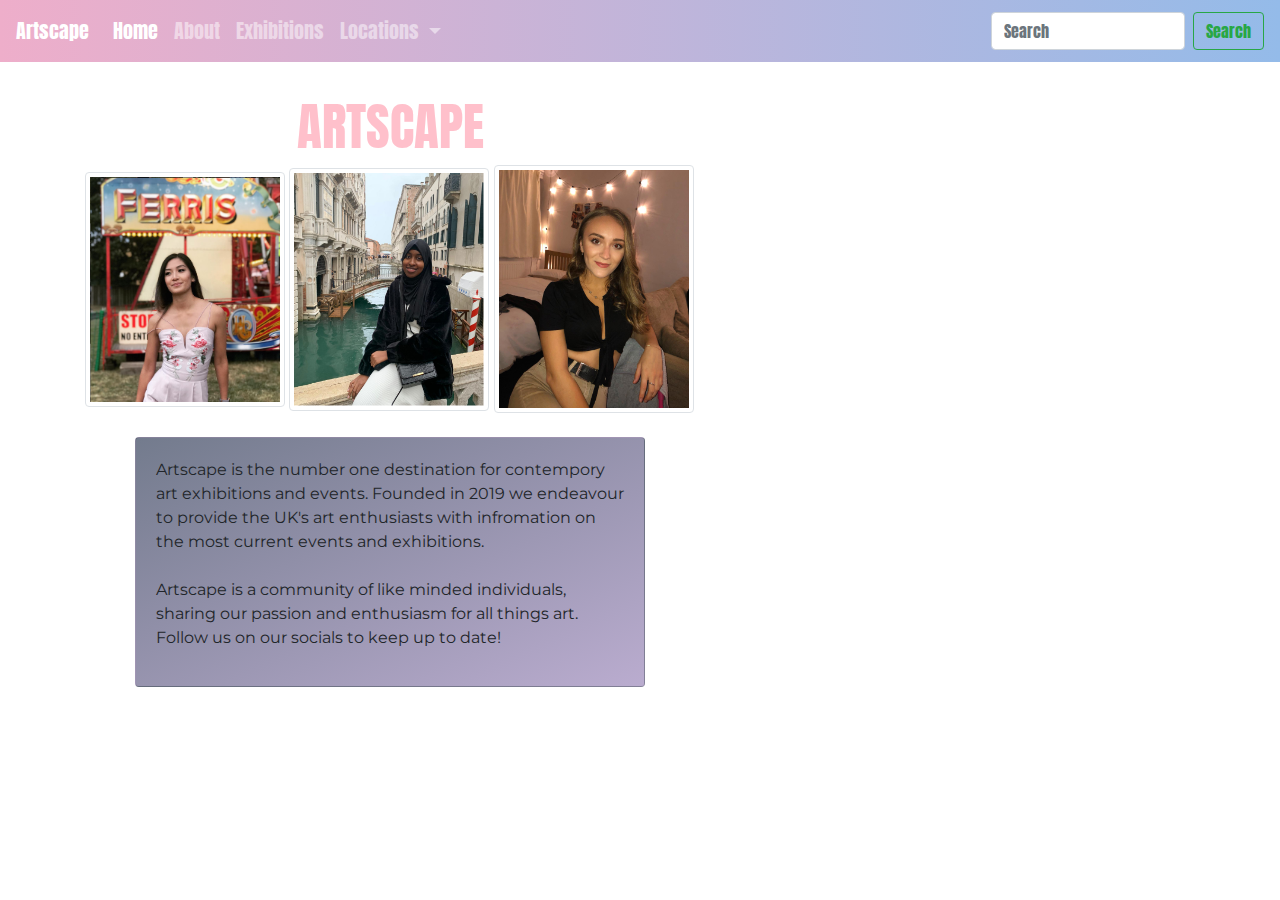
<file: about.html>
<!DOCTYPE html>
<html>

<head>
    <link href="https://fonts.googleapis.com/css?family=Anton&display=swap" rel="stylesheet">
    <link href="https://fonts.googleapis.com/css?family=Montserrat&display=swap" rel="stylesheet">

    <link rel="stylesheet" href="https://stackpath.bootstrapcdn.com/bootstrap/4.3.1/css/bootstrap.min.css"
        integrity="sha384-ggOyR0iXCbMQv3Xipma34MD+dH/1fQ784/j6cY/iJTQUOhcWr7x9JvoRxT2MZw1T" crossorigin="anonymous">

    <link rel="stylesheet" href="./Style-sheet.css">
    <link rel="stylesheet" href="./index.html">

    <!--Javascript-->
    <script src="https://code.jquery.com/jquery-3.3.1.slim.min.js"
        integrity="sha384-q8i/X+965DzO0rT7abK41JStQIAqVgRVzpbzo5smXKp4YfRvH+8abtTE1Pi6jizo"
        crossorigin="anonymous"></script>
    <script src="https://cdnjs.cloudflare.com/ajax/libs/popper.js/1.14.7/umd/popper.min.js"
        integrity="sha384-UO2eT0CpHqdSJQ6hJty5KVphtPhzWj9WO1clHTMGa3JDZwrnQq4sF86dIHNDz0W1"
        crossorigin="anonymous"></script>
    <script src="https://stackpath.bootstrapcdn.com/bootstrap/4.3.1/js/bootstrap.min.js"
        integrity="sha384-JjSmVgyd0p3pXB1rRibZUAYoIIy6OrQ6VrjIEaFf/nJGzIxFDsf4x0xIM+B07jRM"
        crossorigin="anonymous"></script>


</head>


<!-- top of page navbar here -->

<body>
    <nav class="navbar navbar-expand-md navbar-dark fixed-top bg-dark">
        <a class="navbar-brand" href="index.html">Artscape</a>
        <button class="navbar-toggler" type="button" data-toggle="collapse" data-target="#navbarSupportedContent"
            aria-controls="navbarSupportedContent" aria-expanded="false" aria-label="Toggle navigation">
            <span class="navbar-toggler-icon"></span>
        </button>

        <div class="collapse navbar-collapse" id="navbarSupportedContent">
            <ul class="navbar-nav mr-auto">
                <li class="nav-item active">
                    <a class="nav-link" href="index.html">Home </a>
                </li>
                <li class="nav-item">
                    <a class="nav-link" href="about.html">About</a>
                </li>
                <li class="nav-item">
                    <a class="nav-link" href="exhibitions.html">Exhibitions</a>
                </li>
                <li class="nav-item dropdown">
                    <a class="nav-link dropdown-toggle" href="#" id="navbarDropdown" role="button"
                        data-toggle="dropdown" aria-haspopup="true" aria-expanded="false">
                        Locations
                    </a>
                    <div class="dropdown-menu" aria-labelledby="navbarDropdown">
                        <a class="dropdown-item" href="#">London</a>
                        <a class="dropdown-item" href="#">Manchester</a>
                        <a class="dropdown-item" href="#">Birmingham</a>
                        <div class="dropdown-divider"></div>
                        <a class="dropdown-item" href="#">More coming soon...</a>
                    </div>
                </li>
            </ul>
            <form class="form-inline my-2 my-lg-0">
                <input class="form-control mr-sm-2" type="search" placeholder="Search" aria-label="Search">
                <button class="btn btn-outline-success my-2 my-sm-0" type="submit">Search</button>
            </form>
        </div>
    </nav>

    <!--End of Nav Bar / Start of Left Column-->

    <br><br><br>

    <div class="container">

        <div class="row">
            <div class="col-sm"><br>
                <h2> ArtScape <br></h2>
                <a href="https://github.com/natbibi">
                    <img src="images/natalie.png" alt="" width="200" height="250px" class="img-thumbnail">
                </a>

                <a href="https://github.com/hiboabd">
                    <img src="images/hibo.png" alt="" width="200" height="200" class="img-thumbnail">
                </a>


                <a href="https://github.com/roisinheron">
                    <img src="images/roisin.jpeg" alt="" width="200" height="200" class="img-thumbnail">
                </a>

                <br><br>

                <div class="card">
                    <div class="card-body">
                        <p>
                            Artscape is the number one destination for contempory art exhibitions and events. Founded in
                            2019 we endeavour to provide the UK's art enthusiasts with infromation on the most current
                            events and
                            exhibitions. <br><br>
                            Artscape is a community of like minded individuals, sharing our passion and enthusiasm for
                            all
                            things art. Follow us on our socials to keep up to date!</p>
                    </div>
                </div>

            </div>



            <!--Start of Right Column - Register Here, Google Form-->

            <div class="row">
                <div class="col-sm">

                    <iframe
                        src="https://docs.google.com/forms/d/e/1FAIpQLSfV1fHwvAxu-C10z1L3cV-y70YBFu_zqLNXtIFAwPUIijFz9A/viewform"
                        width="500" height="680" frameborder="0" marginheight="0" marginwidth="0">Loading…</iframe>
                </div>
            </div>

        </div>

    </div>

</body>



</html>
</file>
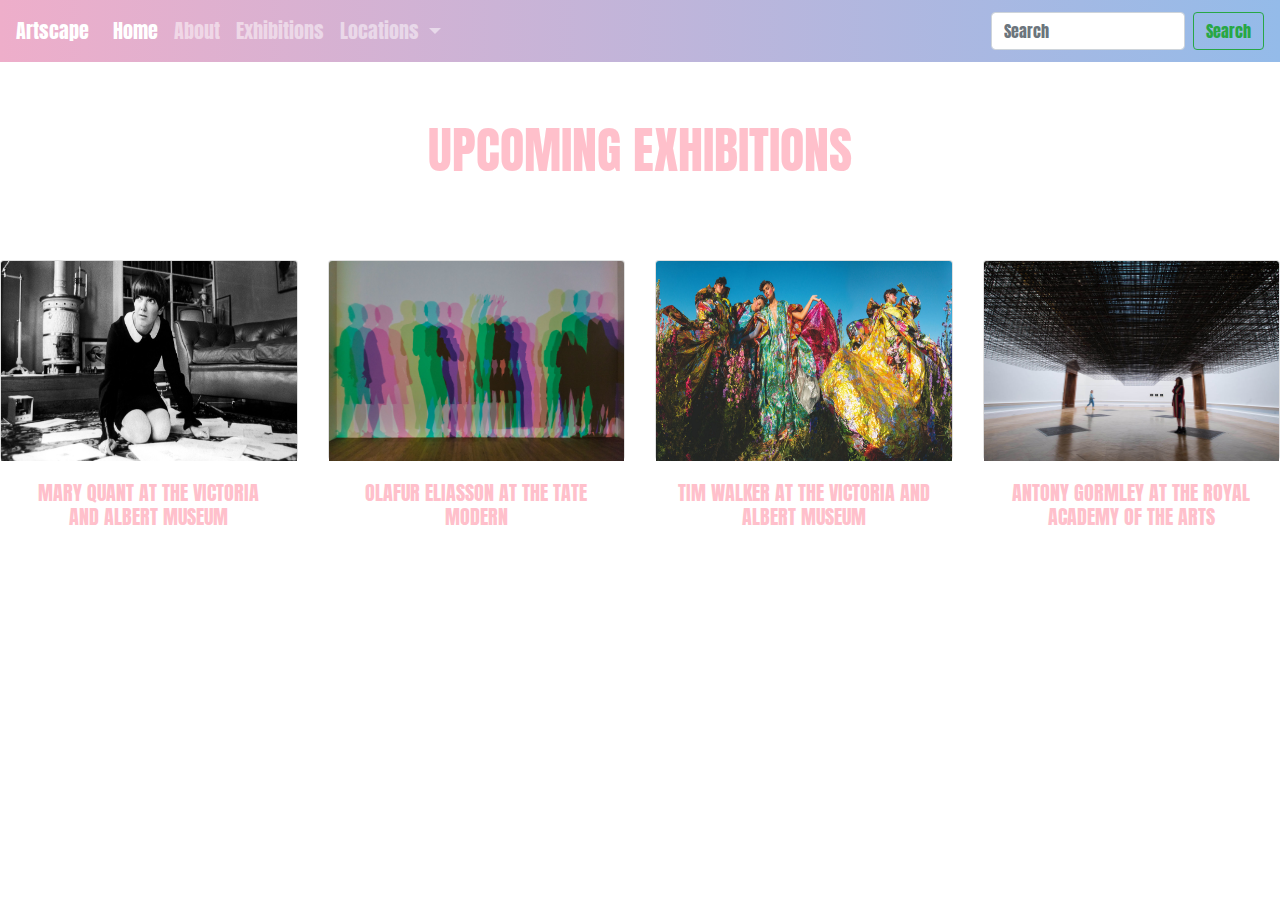
<file: exhibitions.html>
<!DOCTYPE html>
<html>

<head>
  <link rel="stylesheet" href="https://stackpath.bootstrapcdn.com/bootstrap/4.3.1/css/bootstrap.min.css"
    integrity="sha384-ggOyR0iXCbMQv3Xipma34MD+dH/1fQ784/j6cY/iJTQUOhcWr7x9JvoRxT2MZw1T" crossorigin="anonymous">
  <link rel="stylesheet" href="indexstyle.css">
  <link rel="stylesheet" href="about.html">
  <link href="https://fonts.googleapis.com/css?family=Anton&display=swap" rel="stylesheet">
  <link href="https://fonts.googleapis.com/css?family=Montserrat&display=swap" rel="stylesheet">

  <!--Javascript-->
  <script src="https://code.jquery.com/jquery-3.3.1.slim.min.js"
    integrity="sha384-q8i/X+965DzO0rT7abK41JStQIAqVgRVzpbzo5smXKp4YfRvH+8abtTE1Pi6jizo"
    crossorigin="anonymous"></script>
  <script src="https://cdnjs.cloudflare.com/ajax/libs/popper.js/1.14.7/umd/popper.min.js"
    integrity="sha384-UO2eT0CpHqdSJQ6hJty5KVphtPhzWj9WO1clHTMGa3JDZwrnQq4sF86dIHNDz0W1"
    crossorigin="anonymous"></script>
  <script src="https://stackpath.bootstrapcdn.com/bootstrap/4.3.1/js/bootstrap.min.js"
    integrity="sha384-JjSmVgyd0p3pXB1rRibZUAYoIIy6OrQ6VrjIEaFf/nJGzIxFDsf4x0xIM+B07jRM"
    crossorigin="anonymous"></script>

</head>

<!--Nav Bar-->

<body>
  <nav class="navbar navbar-expand-md navbar-dark fixed-top bg-dark">
    <a class="navbar-brand" href="#">Artscape</a>
    <button class="navbar-toggler" type="button" data-toggle="collapse" data-target="#navbarSupportedContent"
      aria-controls="navbarSupportedContent" aria-expanded="false" aria-label="Toggle navigation">
      <span class="navbar-toggler-icon"></span>
    </button>

    <div class="collapse navbar-collapse" id="navbarSupportedContent">
      <ul class="navbar-nav mr-auto">
        <li class="nav-item active">
          <a class="nav-link" href="index.html">Home </a>
        </li>
        <li class="nav-item">
          <a class="nav-link" href="about.html">About</a>
        </li>
        <li class="nav-item">
          <a class="nav-link" href="exhibitions.html">Exhibitions</a>
        </li>
        <li class="nav-item dropdown">
          <a class="nav-link dropdown-toggle" href="#" id="navbarDropdown" role="button" data-toggle="dropdown"
            aria-haspopup="true" aria-expanded="false">
            Locations
          </a>
          <div class="dropdown-menu" aria-labelledby="navbarDropdown">
            <a class="dropdown-item" href="#">London</a>
            <a class="dropdown-item" href="#">Manchester</a>
            <a class="dropdown-item" href="#">Birmingham</a>
            <div class="dropdown-divider"></div>
            <a class="dropdown-item" href="#">More coming soon...</a>
          </div>
        </li>
      </ul>
      <form class="form-inline my-2 my-lg-0">
        <input class="form-control mr-sm-2" type="search" placeholder="Search" aria-label="Search">
        <button class="btn btn-outline-success my-2 my-sm-0" type="submit">Search</button>
      </form>
    </div>
  </nav>

  <!--End of Nav Bar-->

  <br>
  <br>
  <br>
  <br>
  <br>
  <div id="Fullpage">
    <div id="Header">
      <h1>Upcoming Exhibitions</h1>
    </div>
  </div>
  <br>
  <br>
  <br>

  <div class="row row-cols-1 row-cols-md-2">
    <div class="col mb-4">
      <div class="card">
        <a href="https://www.vam.ac.uk/articles/introducing-mary-quant">
          <img src="./images/Mary Quant .jpg" class="card-img-top" alt="..."></a>
        <div class="card-body">
          <h5 class="card-title">Mary Quant at the Victoria and Albert Museum</h5>
        </div>
      </div>
    </div>
    <div class="col mb-4">
      <div class="card">
        <a href='olafur-page.html'>
          <img src="./images/olafur_eliasson.jpg" class="card-img-top" alt="..."></a>
        <div class="card-body">
          <h5 class="card-title">Olafur Eliasson at the Tate Modern</h5>

        </div>
      </div>
    </div>
    <div class="col mb-4">
      <div class="card">
        <a href="https://www.vam.ac.uk/exhibitions/tim-walker">
          <img src="./images/timwalker2.jpg" class="card-img-top" alt="..."></a>
        <div class="card-body">
          <h5 class="card-title">Tim Walker at the Victoria and Albert Museum</h5>
        </div>
      </div>
    </div>
    <div class="col mb-4">
      <div class="card">
        <a href="https://www.royalacademy.org.uk/exhibition/antony-gormley">
          <img src="./images/Antony Gormley.jpg" class="card-img-top" alt="..."></a>
        <div class="card-body">
          <h5 class="card-title">Antony Gormley at the Royal Academy of the Arts</h5>
        </div>
      </div>
    </div>
  </div>


</body>

</html>
</file>
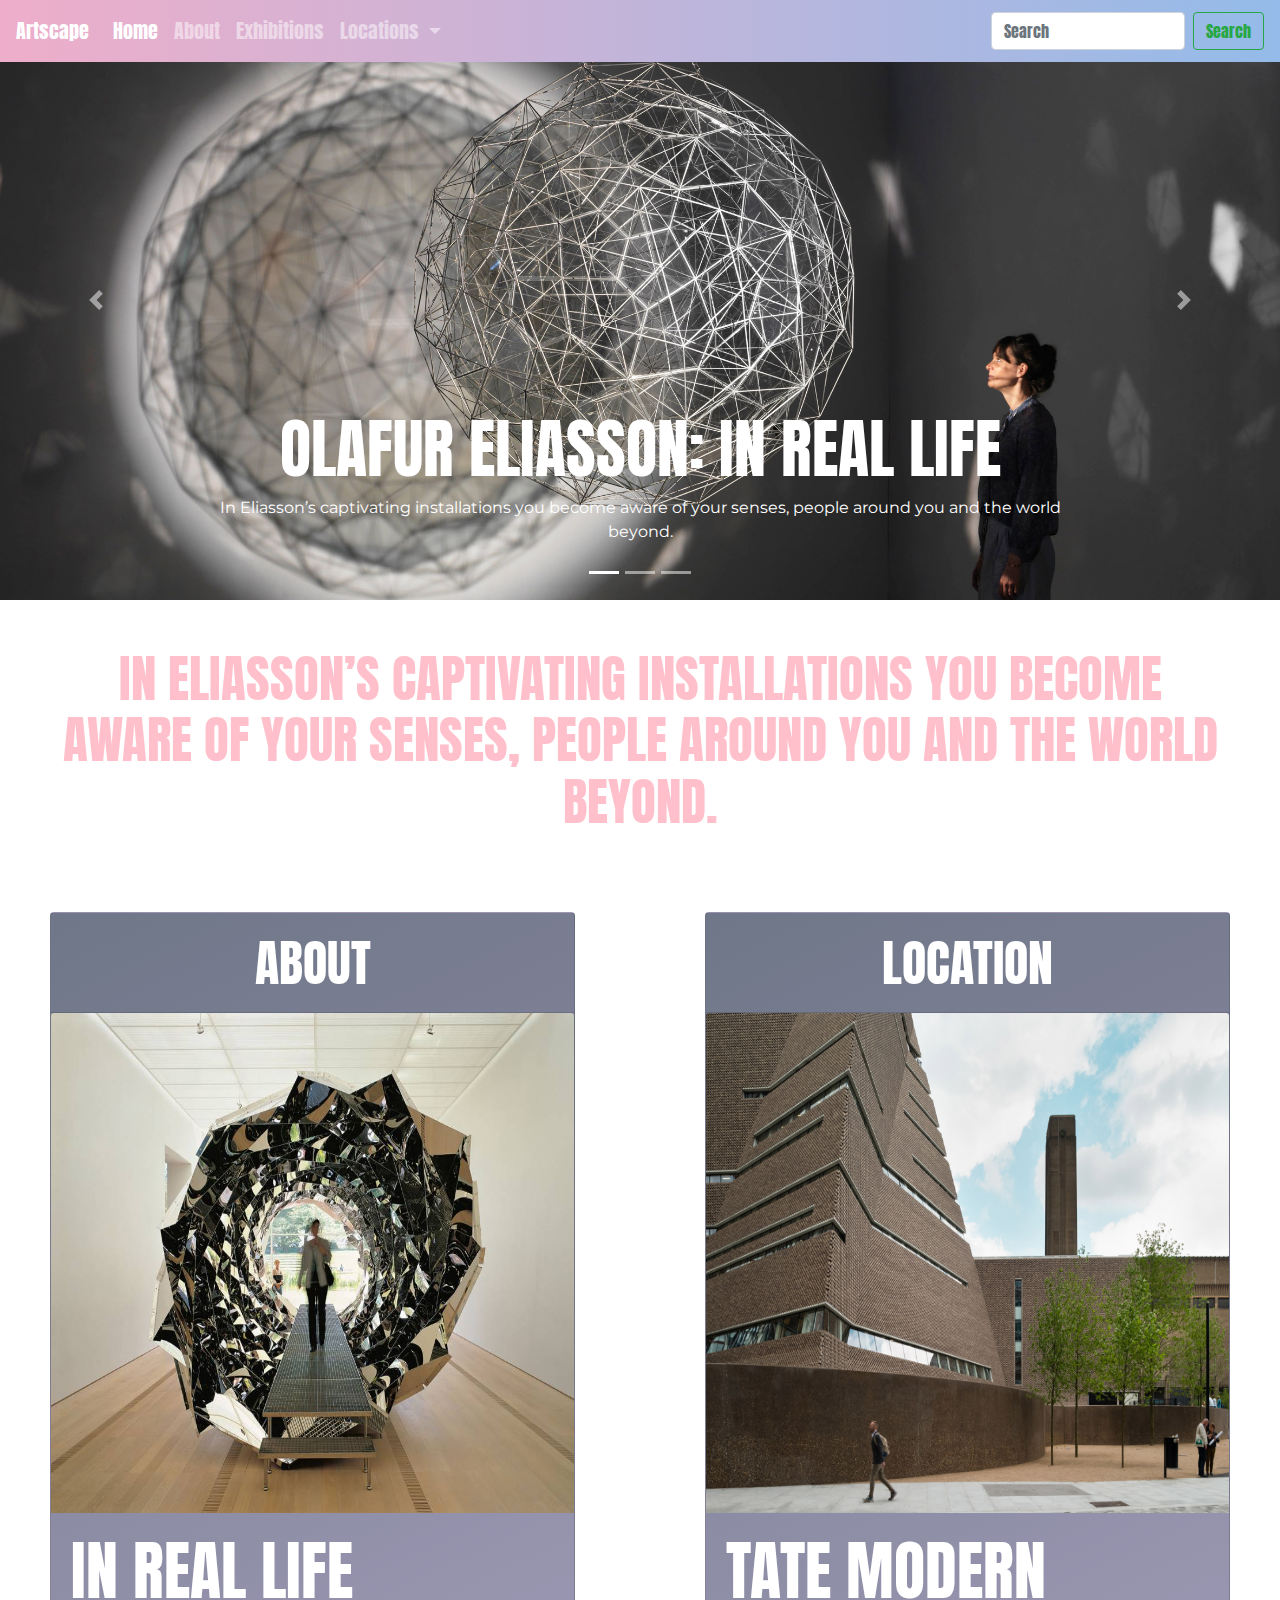
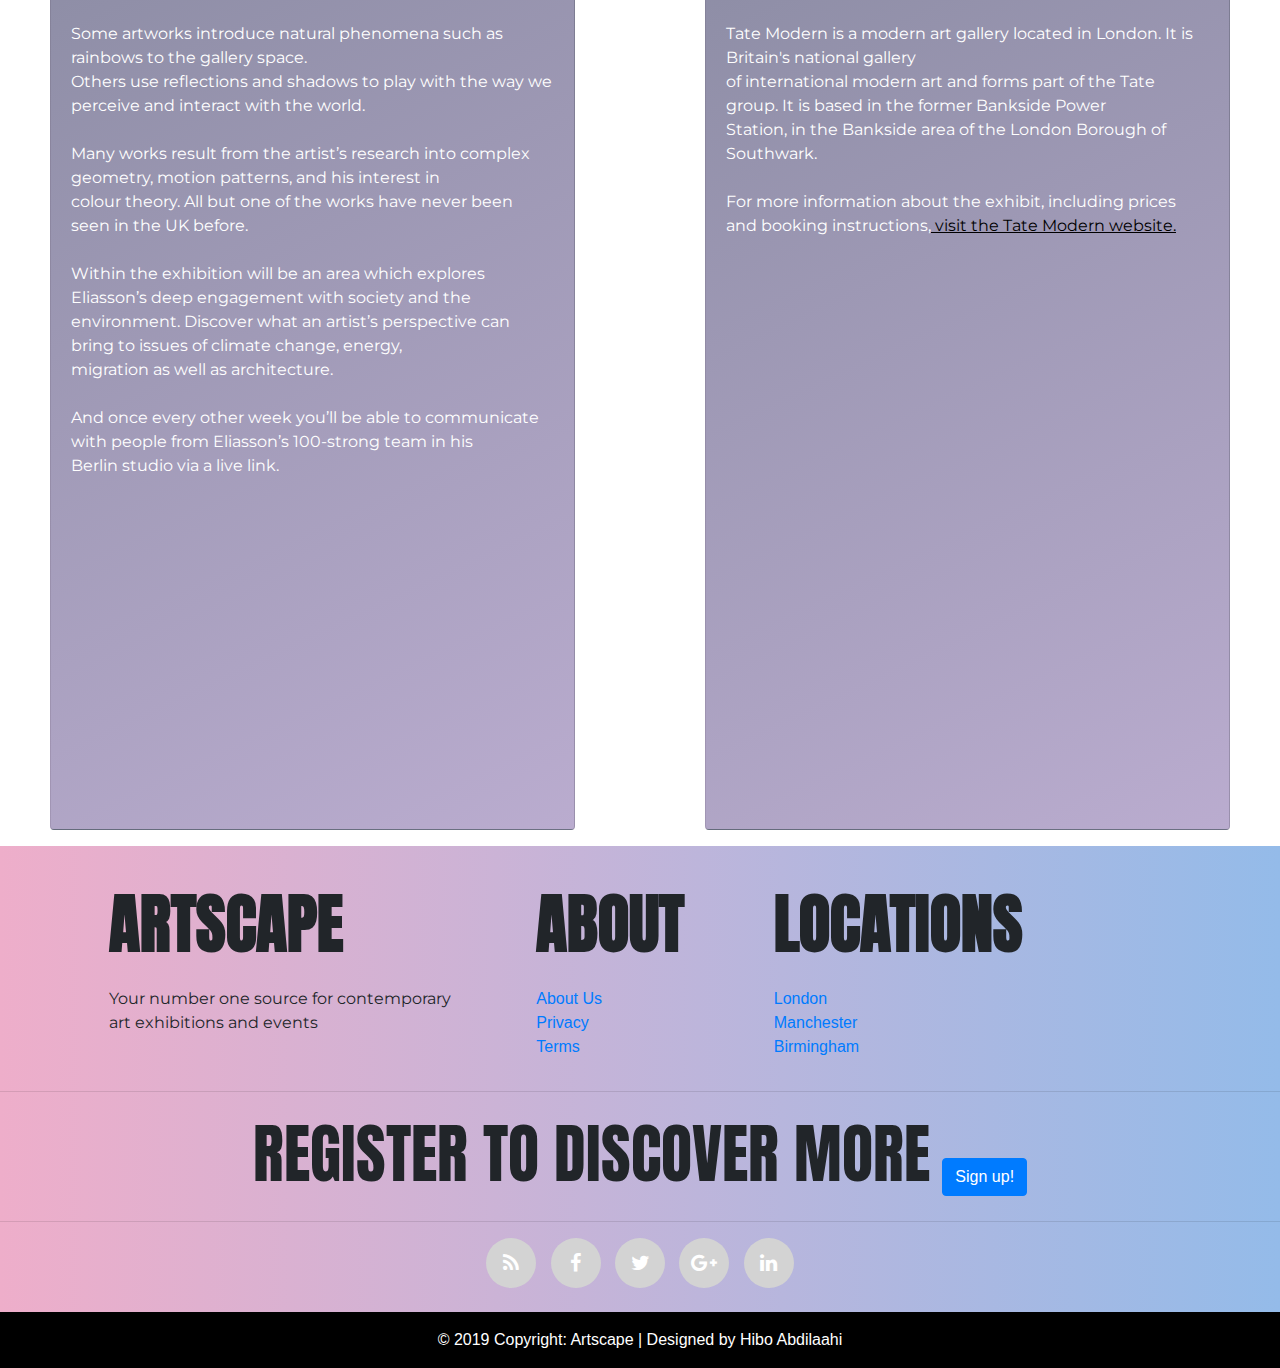
<file: olafur-page.html>
<!DOCTYPE HTML>
<html>

<head>
  <link href="https://fonts.googleapis.com/css?family=Anton&display=swap" rel="stylesheet">
  <link href="https://fonts.googleapis.com/css?family=Montserrat&display=swap" rel="stylesheet">
  <title>Olafur Eliasson</title>
  <link rel="stylesheet" href="https://stackpath.bootstrapcdn.com/bootstrap/4.3.1/css/bootstrap.min.css"
    integrity="sha384-ggOyR0iXCbMQv3Xipma34MD+dH/1fQ784/j6cY/iJTQUOhcWr7x9JvoRxT2MZw1T" crossorigin="anonymous">
  <link rel="stylesheet" href="./Style-sheet.css">
  <link rel="stylesheet" href="./about.html">
  <link rel="stylesheet" href="./index.html">



  <!-- javascript here -->
  <script src="https://code.jquery.com/jquery-3.3.1.slim.min.js"
    integrity="sha384-q8i/X+965DzO0rT7abK41JStQIAqVgRVzpbzo5smXKp4YfRvH+8abtTE1Pi6jizo"
    crossorigin="anonymous"></script>
  <script src="https://cdnjs.cloudflare.com/ajax/libs/popper.js/1.14.7/umd/popper.min.js"
    integrity="sha384-UO2eT0CpHqdSJQ6hJty5KVphtPhzWj9WO1clHTMGa3JDZwrnQq4sF86dIHNDz0W1"
    crossorigin="anonymous"></script>
  <script src="https://stackpath.bootstrapcdn.com/bootstrap/4.3.1/js/bootstrap.min.js"
    integrity="sha384-JjSmVgyd0p3pXB1rRibZUAYoIIy6OrQ6VrjIEaFf/nJGzIxFDsf4x0xIM+B07jRM"
    crossorigin="anonymous"></script>

  <script src="./olafur-page.js">
  </script>

  <meta http-equiv="Content-Type" content="text/html;charset=utf-8">
  <link rel="stylesheet" href="https://maxcdn.bootstrapcdn.com/font-awesome/4.5.0/css/font-awesome.min.css">
</head>

<!-- top of page navbar here -->

<body>
  <nav class="navbar navbar-expand-md navbar-dark fixed-top bg-dark">
    <a class="navbar-brand" href="index.html">Artscape</a>
    <button class="navbar-toggler" type="button" data-toggle="collapse" data-target="#navbarSupportedContent"
      aria-controls="navbarSupportedContent" aria-expanded="false" aria-label="Toggle navigation">
      <span class="navbar-toggler-icon"></span>
    </button>

    <div class="collapse navbar-collapse" id="navbarSupportedContent">
      <ul class="navbar-nav mr-auto">
        <li class="nav-item active">
          <a class="nav-link" href="index.html">Home </a>
        </li>
        <li class="nav-item">
          <a class="nav-link" href="about.html">About</a>
        </li>
        <li class="nav-item">
          <a class="nav-link" href="exhibitions.html">Exhibitions</a>
        </li>
        <li class="nav-item dropdown">
          <a class="nav-link dropdown-toggle" href="#" id="navbarDropdown" role="button" data-toggle="dropdown"
            aria-haspopup="true" aria-expanded="false">
            Locations
          </a>
          <div class="dropdown-menu" aria-labelledby="navbarDropdown">
            <a class="dropdown-item" href="#">London</a>
            <a class="dropdown-item" href="#">Manchester</a>
            <a class="dropdown-item" href="#">Birmingham</a>
            <div class="dropdown-divider"></div>
            <a class="dropdown-item" href="#">More coming soon...</a>
          </div>
        </li>
      </ul>
      <form class="form-inline my-2 my-lg-0">
        <input class="form-control mr-sm-2" type="search" placeholder="Search" aria-label="Search">
        <button class="btn btn-outline-success my-2 my-sm-0" type="submit">Search</button>
      </form>
    </div>
  </nav>

  <!-- image carousel here -->

  <div id="carouselExampleCaptions" class="carousel slide" data-ride="carousel">
    <ol class="carousel-indicators">
      <li data-target="#carouselExampleCaptions" data-slide-to="0" class="active"></li>
      <li data-target="#carouselExampleCaptions" data-slide-to="1"></li>
      <li data-target="#carouselExampleCaptions" data-slide-to="2"></li>
    </ol>
    <div class="carousel-inner">
      <div class="carousel-item active">
        <img src="./images/Olafur-Eliasson-7.jpg" class="d-block w-100" alt="...">
        <div class="carousel-caption d-none d-md-block">
          <h5>Olafur Eliasson: In Real Life</h5>
          <p>In Eliasson’s captivating installations you become aware of your senses, people around you and the world
            beyond.</p>
        </div>
      </div>
      <div class="carousel-item">
        <img src="./images/Olafur-Eliasson-8.jpg" class="d-block w-100" alt="...">
        <div class="carousel-caption d-none d-md-block">
          <h5>Olafur Eliasson: In Real Life</h5>
          <p>Scroll down to find out more...</p>
        </div>
      </div>
      <div class="carousel-item">
        <img src="./images/olafur_eliasson.jpg" class="d-block w-100" alt="...">
        <div class="carousel-caption d-none d-md-block">
          <h5>Olafur Eliasson: In Real Life</h5>
          <p>Scroll down to find out more...</p>
        </div>
      </div>
    </div>
    <a class="carousel-control-prev" href="#carouselExampleCaptions" role="button" data-slide="prev">
      <span class="carousel-control-prev-icon" aria-hidden="true"></span>
      <span class="sr-only">Previous</span>
    </a>
    <a class="carousel-control-next" href="#carouselExampleCaptions" role="button" data-slide="next">
      <span class="carousel-control-next-icon" aria-hidden="true"></span>
      <span class="sr-only">Next</span>
    </a>
  </div>


  <!-- exhibition info here -->
  <br>
  <br>
  <h2 id="hover-this" class="olafur-tagline">In Eliasson’s captivating installations you become aware of your senses,
    people around
    you and the world beyond.</h2>
  <br>
  <br>
  <br>

  <!-- exhibition info here -->
  <div class="info-container">
    <div class="row">
      <div class="col-sm-6">
        <div class="card text-white bg-primary mb-3" style="max-width: 60rem;">
          <div class="card-header">ABOUT</div>
          <img class="card-img-top" src="./images/Olafur-Eliasson-9.jpg" alt="Card image cap">
          <div class="card-body">
            <h5 class="card-title">IN REAL LIFE</h5>
            <p class="card-text"> Some artworks introduce natural phenomena such as rainbows to the gallery space.
              Others use reflections and shadows to play with the way we perceive and interact with the world.

              Many works result from the artist’s research into complex geometry, motion patterns, and his interest in
              colour theory. All but one of the works have never been seen in the UK before.

              Within the exhibition will be an area which explores Eliasson’s deep engagement with society and the
              environment. Discover what an artist’s perspective can bring to issues of climate change, energy,
              migration as well as architecture.

              And once every other week you’ll be able to communicate with people from Eliasson’s 100-strong team in his
              Berlin studio via a live link.</p>
            <!-- Youtube Trailer-->
            <div class="exhibition-video-container">
              <iframe width="560" height="315" src="https://www.youtube.com/embed/1D6S0Y-Rb98" frameborder="0"
                allow="accelerometer; autoplay; encrypted-media; gyroscope; picture-in-picture"
                allowfullscreen></iframe>
            </div>

            <!-- End of Youtube -->

          </div>
        </div>
      </div>
      <div class="col-sm-6">
        <div class="card text-white bg-secondary mb-3" style="max-width: 60rem;">
          <div class="card-header">LOCATION</div>
          <img class="card-img-top" src="./images/tate-modern.jpg" alt="Card image cap">
          <div class="card-body">
            <h5 class="card-title">TATE MODERN</h5>
            <p class="card-text">Tate Modern is a modern art gallery located in London. It is Britain's national gallery
              of international modern art and forms part of the Tate group. It is based in the former Bankside Power
              Station, in the Bankside area of the London Borough of Southwark.

              For more information about the exhibit, including prices and booking instructions,<a class="link-text"
                href="https://www.tate.org.uk/visit/tate-modern"> visit the Tate Modern website.</a>

              <!--Tate Modern Map-->
              <div class=tate-map>
                <iframe
                  src="https://www.google.com/maps/embed?pb=!1m18!1m12!1m3!1d2483.306358006211!2d-0.10154508423001618!3d51.507595279635204!2m3!1f0!2f0!3f0!3m2!1i1024!2i768!4f13.1!3m3!1m2!1s0x487604a931761995%3A0x1ffc6f23e06b9be7!2sTate%20Modern!5e0!3m2!1sen!2suk!4v1575226600367!5m2!1sen!2suk"
                  width="600" height="507" frameborder="0" style="border:0;" allowfullscreen=""></iframe></div>


          </div>
        </div>
      </div>

      </p>
    </div>
  </div>

  <!-- Footer here -->
  <!-- Footer -->
  <footer class="page-footer font-small stylish-color-dark pt-4">

    <!-- Footer Links -->
    <div class="container text-center text-md-left">

      <!-- Grid row -->
      <div class="row">

        <!-- Grid column -->
        <div class="col-md-4 mx-auto">

          <!-- Content -->
          <h5 class="font-weight-bold text-uppercase mt-3 mb-4">Artscape</h5>
          <p>Your number one source for contemporary art exhibitions and events</p>

        </div>
        <!-- Grid column -->

        <hr class="clearfix w-100 d-md-none">

        <!-- Grid column -->
        <div class="col-md-2 mx-auto">

          <!-- Links -->
          <h5 class="font-weight-bold text-uppercase mt-3 mb-4">About</h5>

          <ul class="list-unstyled">
            <li>
              <a href="#!">About Us</a>
            </li>
            <li>
              <a href="#!">Privacy</a>
            </li>
            <li>
              <a href="#!">Terms</a>
            </li>
          </ul>

        </div>
        <!-- Grid column -->

        <hr class="clearfix w-100 d-md-none">

        <!-- Grid column -->
        <div class="col-md-2 mx-auto">

          <!-- Links -->
          <h5 class="font-weight-bold text-uppercase mt-3 mb-4">Locations</h5>

          <ul class="list-unstyled">
            <li>
              <a href="#!">London</a>
            </li>
            <li>
              <a href="#!">Manchester</a>
            </li>
            <li>
              <a href="#!">Birmingham</a>
            </li>
          </ul>

        </div>
        <!-- Grid column -->

        <hr class="clearfix w-100 d-md-none">

        <!-- Grid column -->
        <div class="col-md-2 mx-auto">

          <!-- Links -->


        </div>
        <!-- Grid column -->

      </div>
      <!-- Grid row -->

    </div>
    <!-- Footer Links -->

    <hr>

    <!-- Call to action -->
    <ul class="list-unstyled list-inline text-center py-2">
      <li class="list-inline-item">
        <h5 class="mb-1">Register to discover more</h5>
      </li>
      <li class="list-inline-item">
        <button type="button" class="btn btn-primary" data-toggle="modal" data-target="#exampleModal">
          Sign up!
        </button>
        <!-- Modal -->
        <div class="modal fade" id="exampleModal" tabindex="-1" role="dialog" aria-labelledby="exampleModalLabel"
          aria-hidden="true">
          <div class="modal-dialog" role="document">
            <div class="modal-content">
              <div class="modal-header">
                <h5 class="modal-title" id="exampleModalLabel">Register</h5>
                <button type="button" class="close" data-dismiss="modal" aria-label="Close">
                  <span aria-hidden="true">&times;</span>
                </button>
              </div>
              <div class="modal-body">
                Thanks for joining the joining the artscape family! Fill in your details below to register for
                information on art exhibitions around England.
                <br>
                <br>
                <form>
                  <div class="form-group">
                    <label for="exampleInputEmail1">Full name</label>
                    <input type="email" class="form-control" id="exampleInputEmail1" aria-describedby="emailHelp"
                      placeholder="Enter full name">
                    <small id="emailHelp" class="form-text text-muted">We'll never share your full name with anyone
                      else.</small>
                  </div>
                  <div class="form-group">
                    <label for="exampleInputEmail1">Email address</label>
                    <input type="email" class="form-control" id="exampleInputEmail1" aria-describedby="emailHelp"
                      placeholder="Enter email">
                    <small id="emailHelp" class="form-text text-muted">We'll never share your email with anyone
                      else.</small>
                  </div>
                  <div class="form-group">
                    <label for="exampleInputPassword1">Password</label>
                    <input type="password" class="form-control" id="exampleInputPassword1" placeholder="Password">
                  </div>
                  <div class="form-group">
                    <label for="exampleInputPassword1">Repeat password</label>
                    <input type="password" class="form-control" id="exampleInputPassword1" placeholder="Password">
                  </div>
                  <div class="form-check">
                    <input type="checkbox" class="form-check-input" id="exampleCheck1">
                    <label class="form-check-label" for="exampleCheck1">I consent to recieving emails from
                      Artscape</label>
                  </div>
                  <br>
                  <button type="submit" class="btn btn-primary">Submit</button>
                </form>
              </div>
              <div class="modal-footer">
                <button type="button" class="btn btn-secondary" data-dismiss="modal">Close</button>
                <button type="button" class="btn btn-primary">Register</button>
              </div>
            </div>
          </div>
        </div>
      </li>
    </ul>
    <!-- Call to action -->

    <hr>

    <!-- Social buttons -->

    <div class="social-container">
      <div class="row">
        <div>
          <ul class="social-network social-circle">
            <li><a href="#" class="icoRss" title="Rss"><i class="fa fa-rss"></i></a></li>
            <li><a href="http://www.facebook.com" class="icoFacebook" title="Facebook"><i
                  class="fa fa-facebook"></i></a></li>
            <li><a href="http://twitter.com" class="icoTwitter" title="Twitter"><i class="fa fa-twitter"></i></a></li>
            <li><a href="http://www.google.com" class="icoGoogle" title="Google +"><i class="fa fa-google-plus"></i></a>
            </li>
            <li><a href="http://www.linkedin.com" class="icoLinkedin" title="Linkedin"><i
                  class="fa fa-linkedin"></i></a></li>
          </ul>
        </div>
      </div>
    </div>
    <!-- Social buttons -->
    <br>
    <!-- Copyright -->
    <div class="footer-copyright text-center py-3">© 2019 Copyright: Artscape | Designed by Hibo Abdilaahi
    </div>
    <!-- Copyright -->

  </footer>
  <!-- Footer -->
</file>
<file: Style-sheet.css>
.navbar{
  background: rgb(238,174,202);
  background: linear-gradient(90deg, rgba(238,174,202,1) 0%, rgba(148,187,233,1) 100%);
}

.navbar-toggler{
    background-color: pink;
}


.carousel-item {
   height: 600px;
}


h5{
  font-family: 'Anton', sans-serif;
  font-size: 80px;
  font-size: 5vw;
  text-transform: uppercase;
}

p{
  font-family: 'Montserrat', sans-serif;
}

h4{
  font-family: 'Montserrat', sans-serif;
  font-size: 20px;
  font-size: 1.3vw;
  white-space: pre-wrap;
}

h2{
  font-family: 'Anton', sans-serif;
  font-size: 50px;
  font-size: 4vw;
  text-transform: uppercase;
  text-align: center;
  color: pink;
}


h3{
  font-family: 'Anton', sans-serif;
  font-size: 50px;
  font-size: 3vw;
  text-transform: uppercase;
  text-align: left;
  color: pink;
  margin-left: 50px;
}


.navbar{
    font-family: 'Anton', sans-serif;
    font-size: 20px;
}

.olafur-tagline{
  margin-left: 50px;
  margin-right: 50px;
}

.card{
  display: flex;
  margin-left: 50px;
  margin-right: 50px;
  background: rgb(186,172,207);
  background: linear-gradient(335deg, rgba(186,172,207,1) 0%, rgba(115,123,141,1) 100%);
}

.card-header{
  font-family: 'Anton', sans-serif;
  font-size: 50px;
  text-transform: uppercase;
  text-align: center;
  color: white;
}

.card-img-top{
  height: 500px;
  width: inherit;
}

.card-text{
  white-space: pre-line;
}

.link-text{
  color: black;
  text-decoration: underline;
}


.page-footer{
  background: rgb(238,174,202);
  background: linear-gradient(90deg, rgba(238,174,202,1) 0%, rgba(148,187,233,1) 100%);
}

.footer-copyright{
  background-color: black;
  color: white;
}


.btn-danger{
  justify-content: center;
}


ul.social-network {
	list-style: none;
	display: inline;
	margin-left:0 !important;
	padding: 0;
}
ul.social-network li {
	display: inline;
	margin: 0 5px;
}

.social-network a.icoRss:hover {
	background-color: #F56505;
}
.social-network a.icoFacebook:hover {
	background-color:#3B5998;
}
.social-network a.icoTwitter:hover {
	background-color:#33ccff;
}
.social-network a.icoGoogle:hover {
	background-color:#BD3518;
}
.social-network a.icoVimeo:hover {
	background-color:#0590B8;
}
.social-network a.icoLinkedin:hover {
	background-color:#007bb7;
}
.social-network a.icoRss:hover i, .social-network a.icoFacebook:hover i, .social-network a.icoTwitter:hover i,
.social-network a.icoGoogle:hover i, .social-network a.icoVimeo:hover i, .social-network a.icoLinkedin:hover i {
	color:#fff;
}
a.socialIcon:hover, .socialHoverClass {
	color:#44BCDD;
}

.social-circle li a {
	display:inline-block;
	position:relative;
	margin:0 auto 0 auto;
	-moz-border-radius:50%;
	-webkit-border-radius:50%;
	border-radius:50%;
	text-align:center;
	width: 50px;
	height: 50px;
	font-size:20px;
	background-color: #D3D3D3;
}
.social-circle li i {
	margin:0;
	line-height:50px;
	text-align: center;
}

.social-circle li a:hover i, .triggeredHover {
	-moz-transform: rotate(360deg);
	-webkit-transform: rotate(360deg);
	-ms--transform: rotate(360deg);
	transform: rotate(360deg);
	-webkit-transition: all 0.2s;
	-moz-transition: all 0.2s;
	-o-transition: all 0.2s;
	-ms-transition: all 0.2s;
	transition: all 0.2s;
}
.social-circle i {
	color: #fff;
	-webkit-transition: all 0.8s;
	-moz-transition: all 0.8s;
	-o-transition: all 0.8s;
	-ms-transition: all 0.8s;
	transition: all 0.8s;
}

.social-container{
  display: flex;
  justify-content: center;
}

.exhibition-video-container {
  display: flex;
  justify-content: center;
}

.booking-container{
  position: relative;
  display: grid;
  justify-content: center;
  margin-left: 50px;
  margin-right: 50px;
  z-index: 3;
}

.tate-map {
display: flex;
justify-content: center
}
</file>
<file: indexstyle.css>
.navbar{
    background: rgb(238,174,202);
    background: linear-gradient(90deg, rgba(238,174,202,1) 0%, rgba(148,187,233,1) 100%);
    font-family: 'Anton', sans-serif;
    font-size: 20px;
  }
h1{
    color: pink;
    font-family: 'Anton', sans-serif;
    font-size: 50px;
    text-transform: uppercase;
    text-align: center;
  }
img {
    height: 200px;
    width: auto;
}
.card {
    height: 200px;
    width: auto;
}
h5{
    color: pink;
    font-family: 'Anton', sans-serif;
    font-size: 20px;
    text-transform: uppercase;
    text-align: center;
}
</file>
